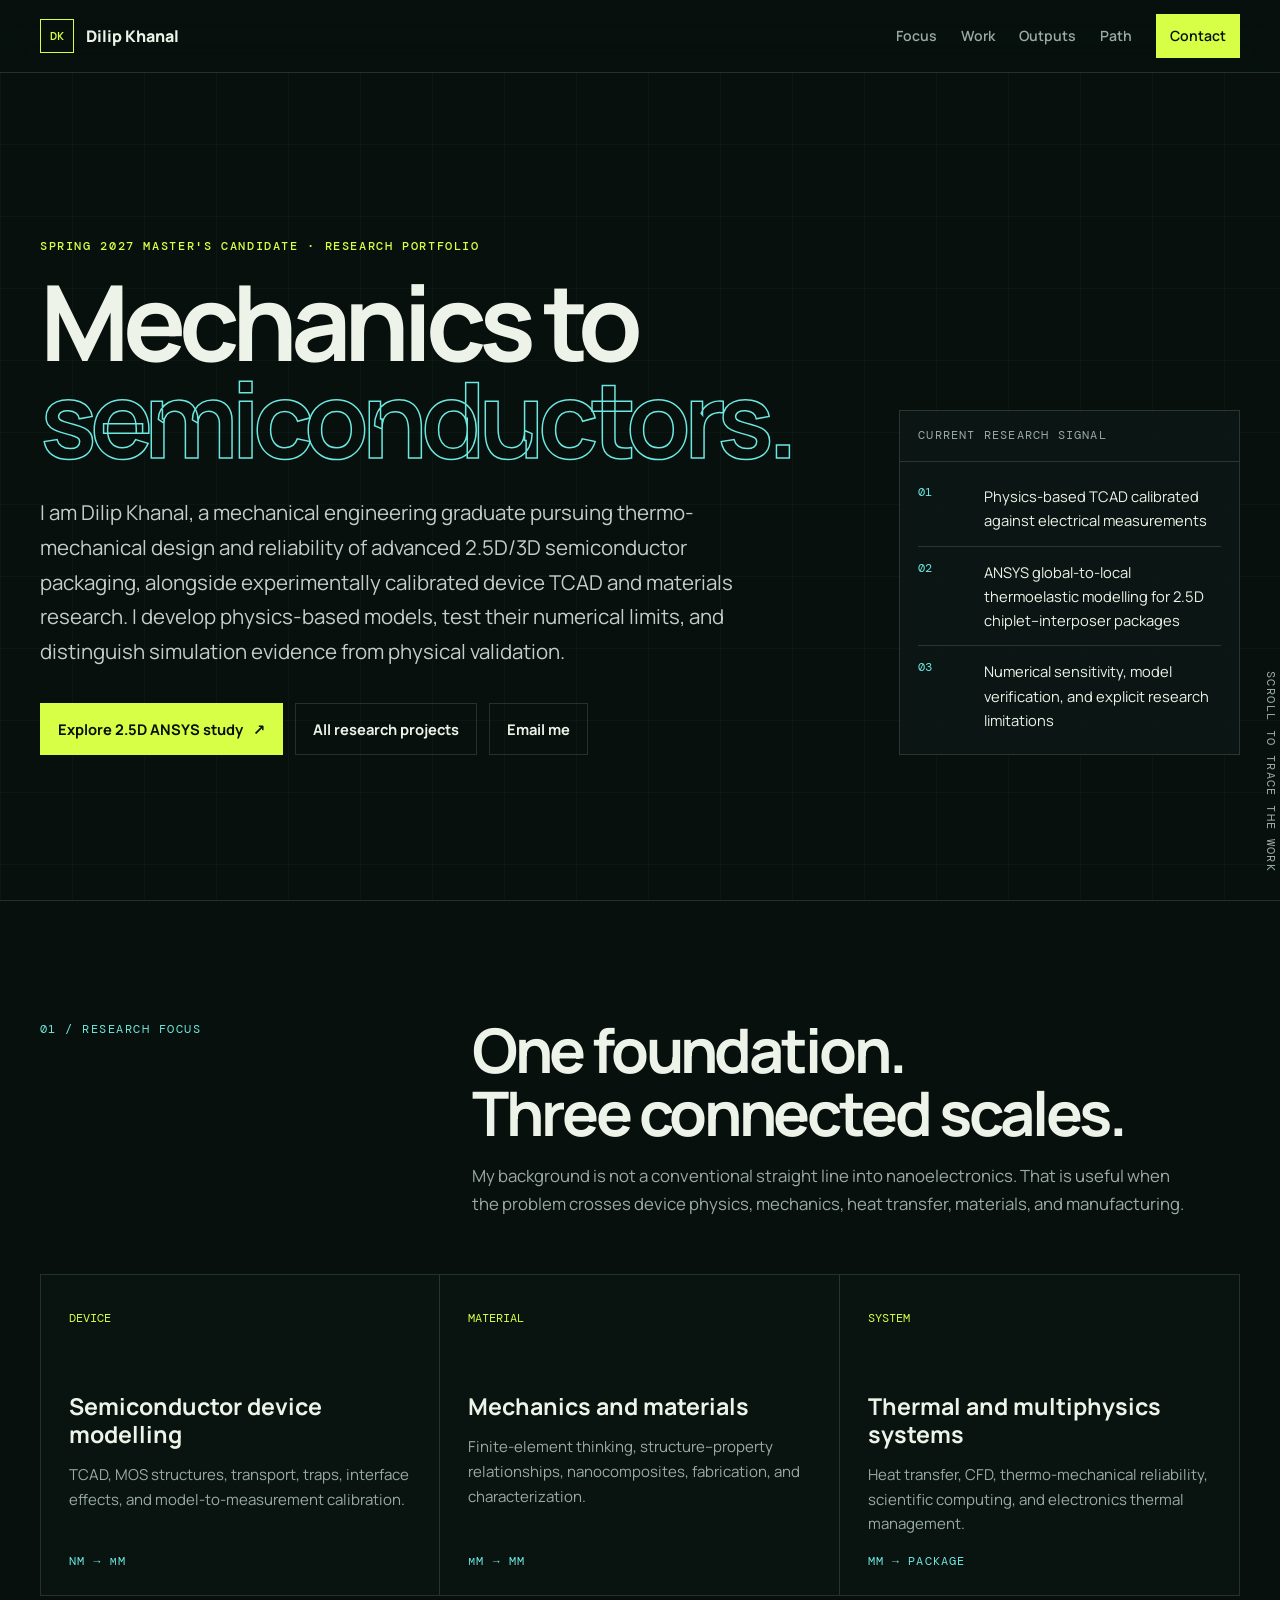
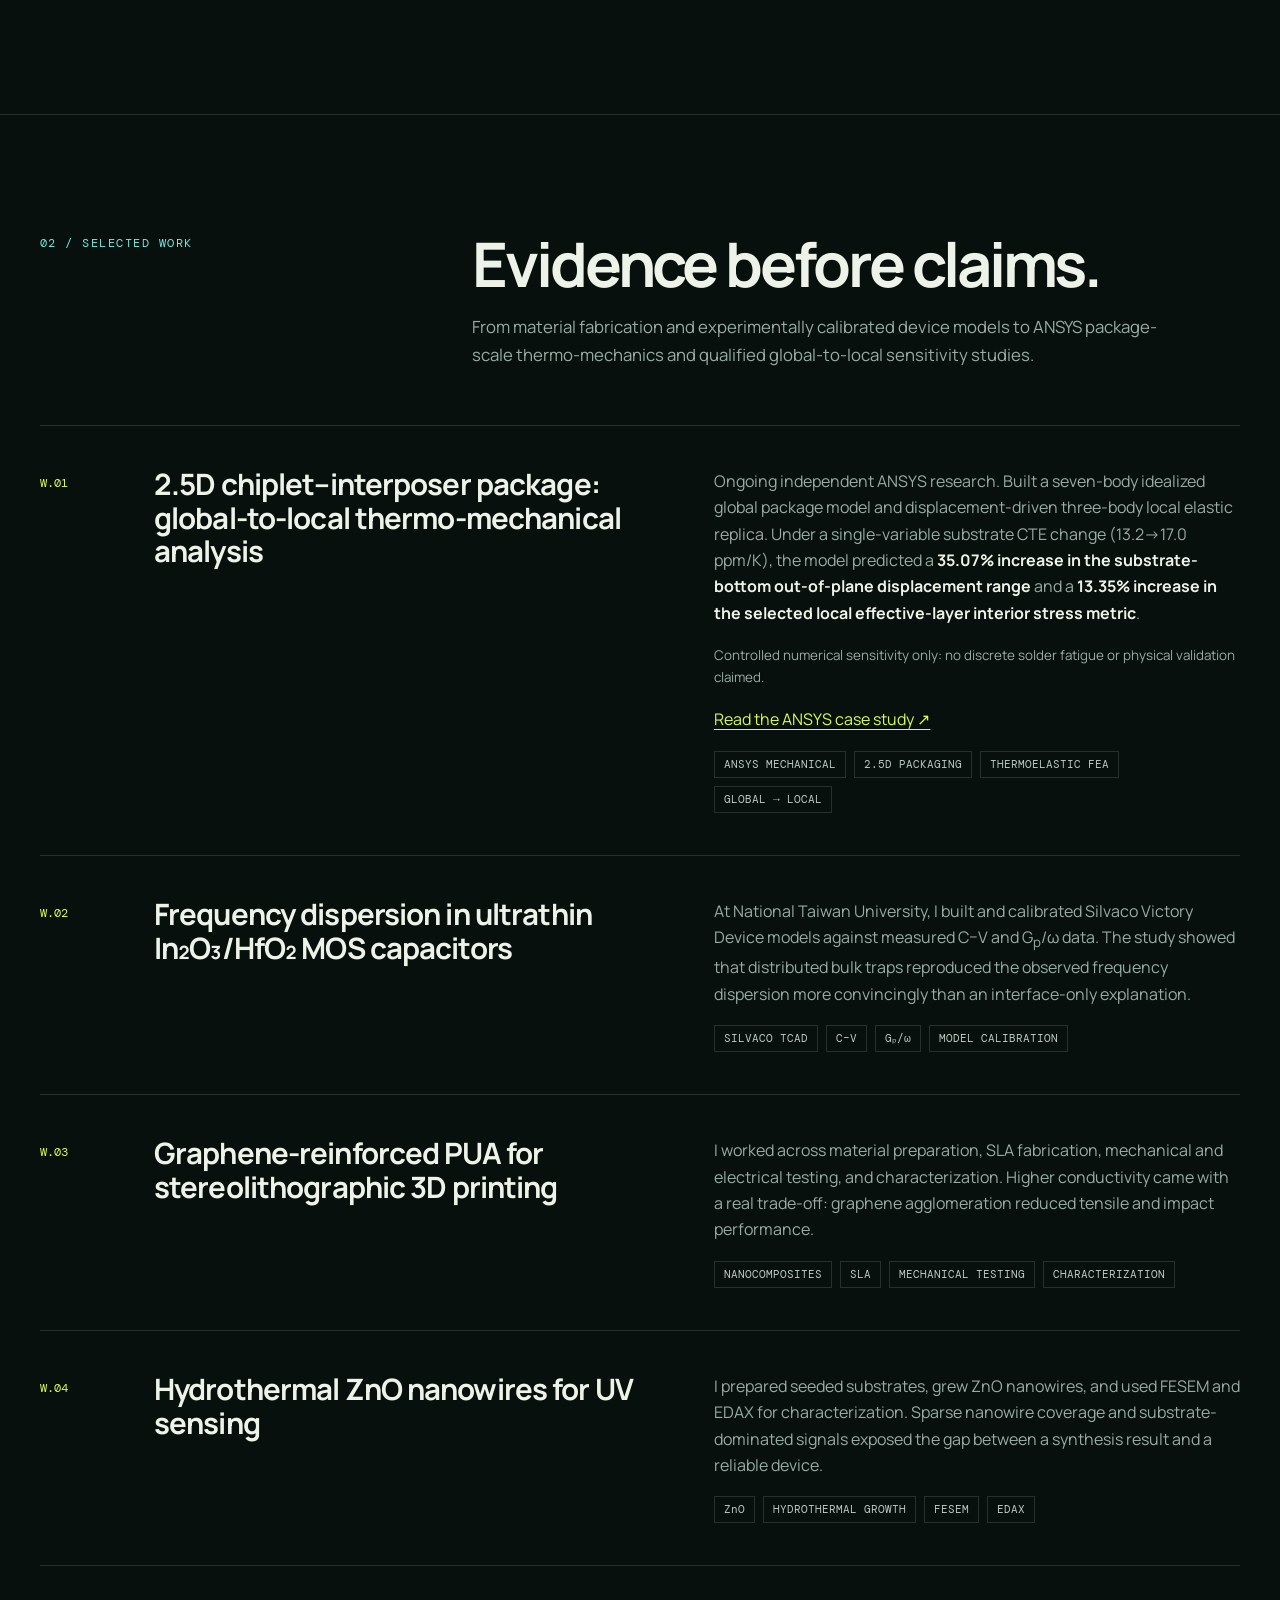
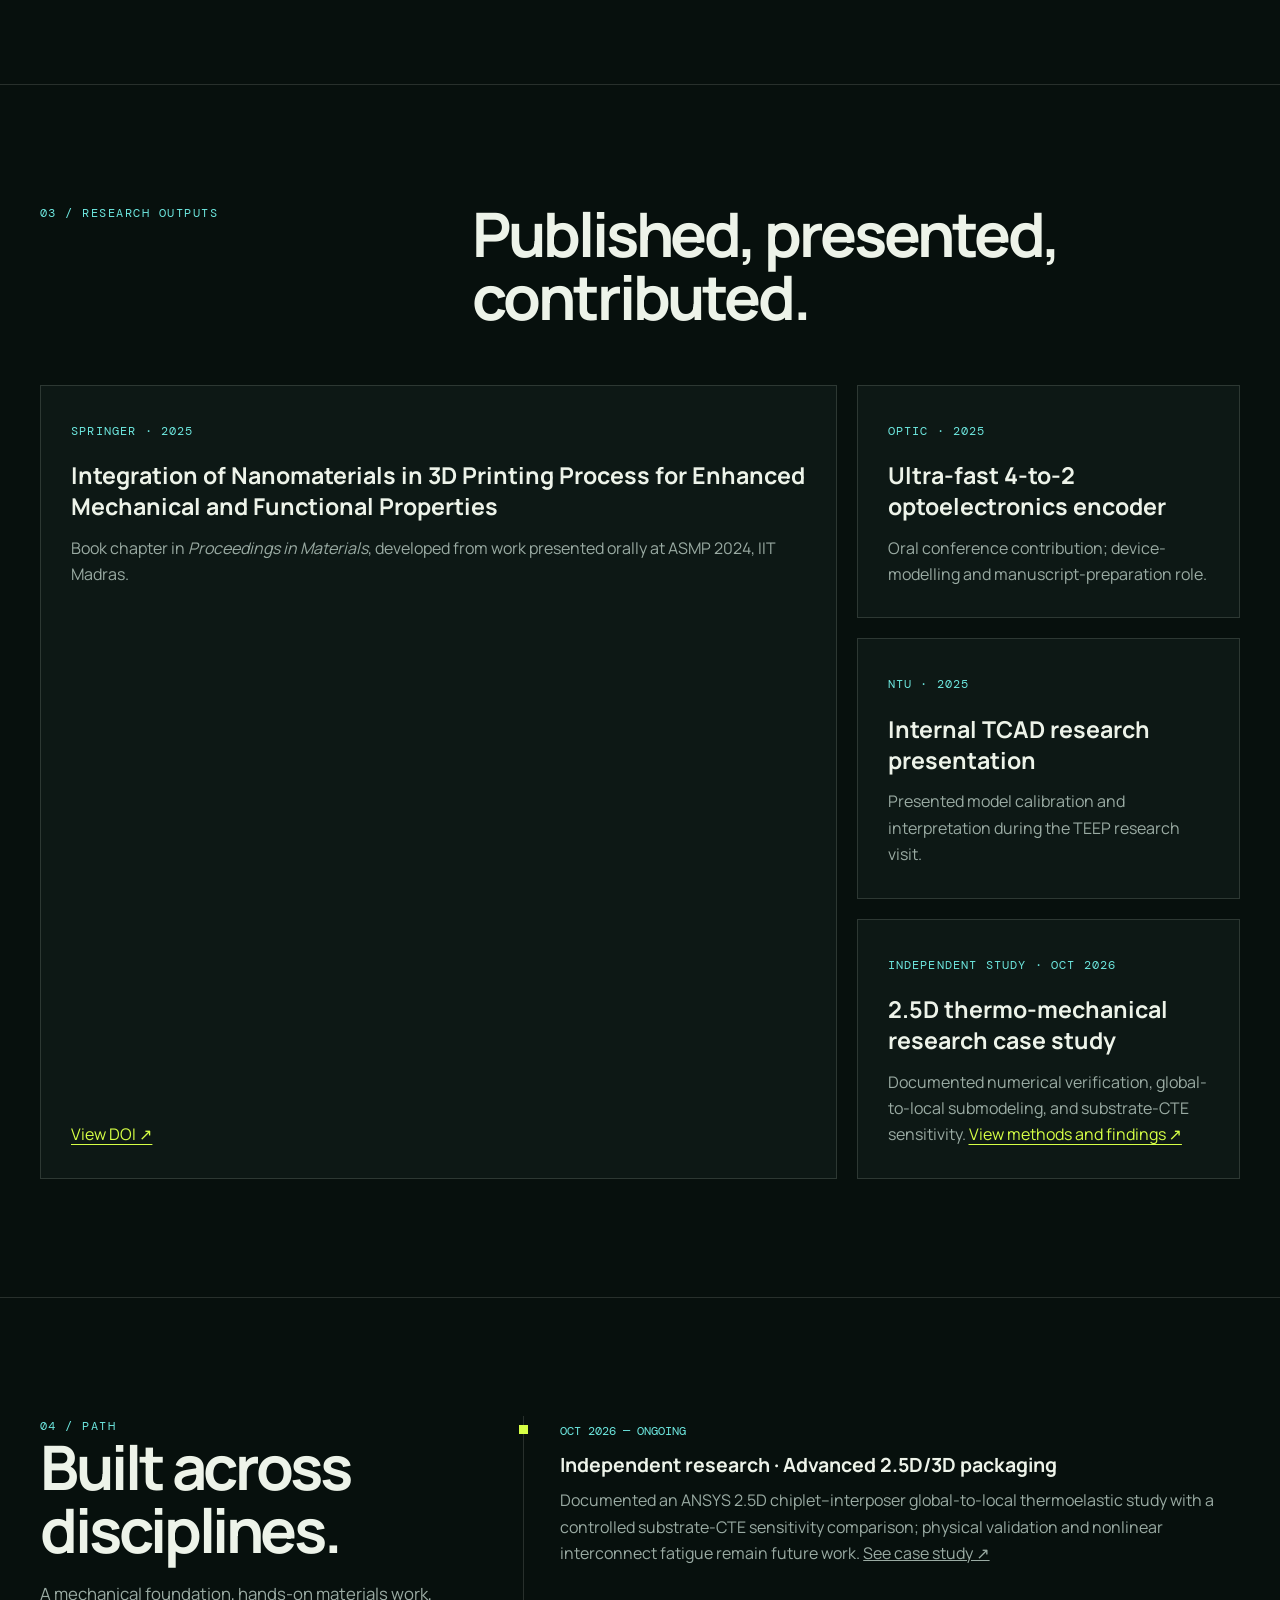
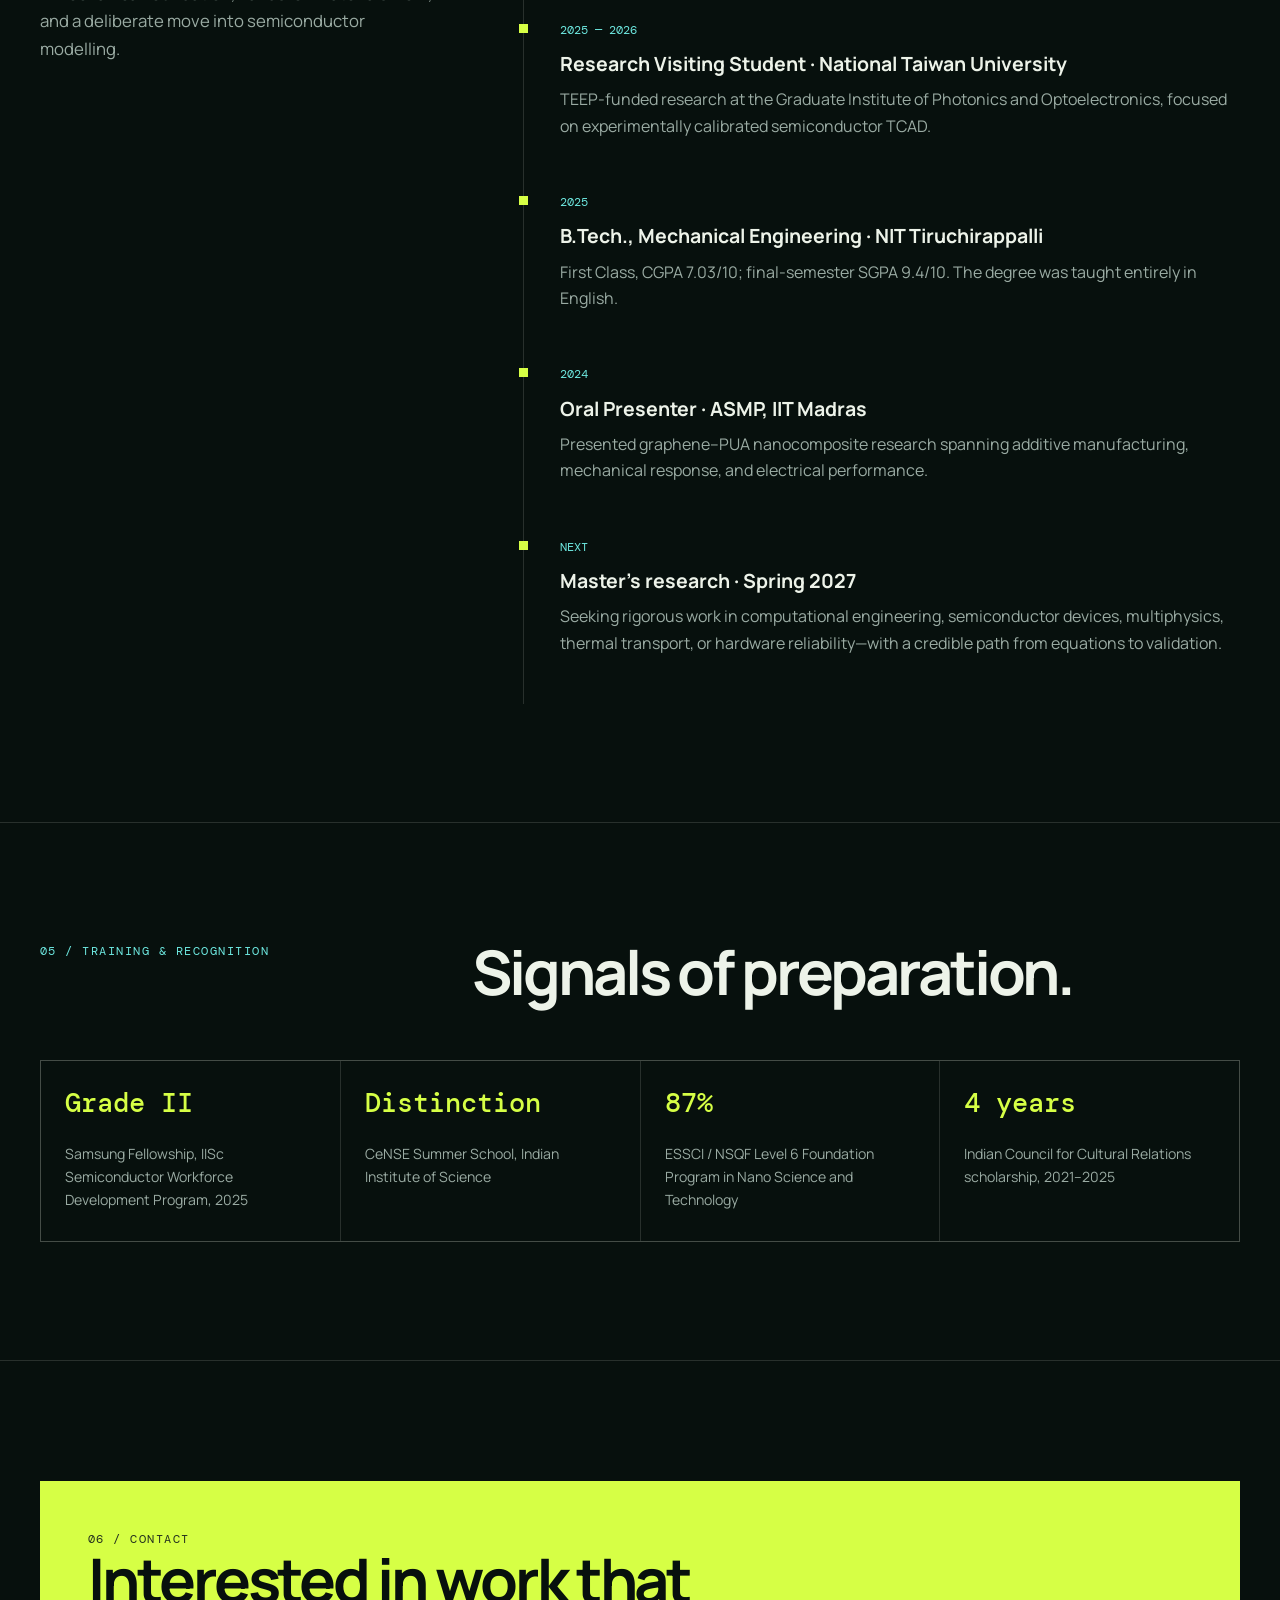
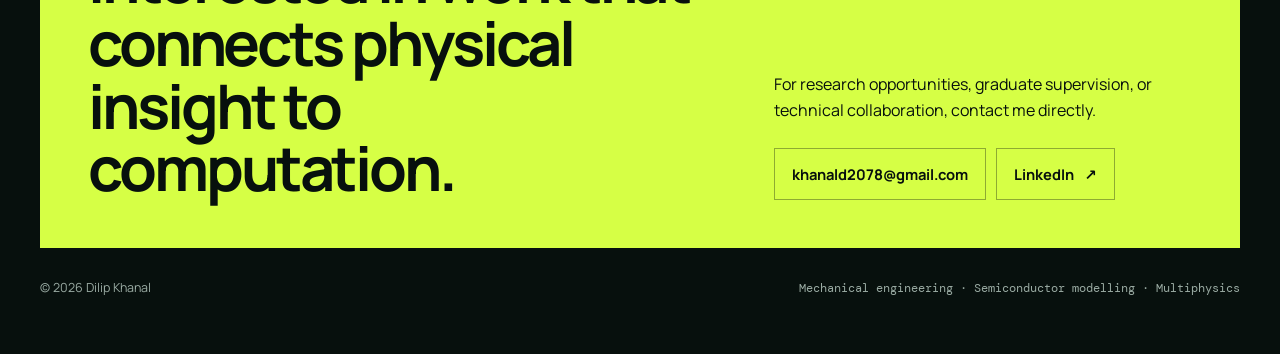
<file: index.html>
<!doctype html>
<html lang="en">
<head>
  <meta charset="utf-8">
  <meta name="viewport" content="width=device-width, initial-scale=1">
  <title>Dilip Khanal — Semiconductor & Computational Research</title>
  <meta name="description" content="Dilip Khanal's research portfolio: 2.5D chiplet-interposer ANSYS thermo-mechanical modeling, experimentally calibrated semiconductor TCAD, and materials research.">
  <meta name="theme-color" content="#09110f">
  <meta property="og:title" content="Dilip Khanal — Research Portfolio">
  <meta property="og:description" content="Mechanical engineering applied to semiconductor devices, materials, and computational hardware.">
  <meta property="og:type" content="website">
  <meta property="og:url" content="https://dilipkhanal.com.np/">
  <meta name="twitter:card" content="summary">
  <link rel="canonical" href="https://dilipkhanal.com.np/">
  <link rel="preconnect" href="https://fonts.googleapis.com">
  <link rel="preconnect" href="https://fonts.gstatic.com" crossorigin>
  <link href="https://fonts.googleapis.com/css2?family=DM+Mono:wght@300;400;500&family=Manrope:wght@400;500;600;700;800&display=swap" rel="stylesheet">
  <link rel="icon" type="image/svg+xml" href="data:image/svg+xml,%3Csvg xmlns='http://www.w3.org/2000/svg' viewBox='0 0 64 64'%3E%3Crect width='64' height='64' rx='14' fill='%2309110f'/%3E%3Cpath d='M18 14h14c12 0 20 7 20 18S44 50 32 50H18V14Zm10 9v18h4c6 0 10-3 10-9s-4-9-10-9h-4Z' fill='%23d6ff45'/%3E%3C/svg%3E">
  <style>
    :root {
      color-scheme: dark;
      --ink: #07100d;
      --panel: #0d1815;
      --panel-2: #12211c;
      --paper: #edf3e9;
      --muted: #9aaba3;
      --line: rgba(237,243,233,.14);
      --acid: #d6ff45;
      --cyan: #6de7df;
      --max: 1200px;
    }
    * { box-sizing: border-box; }
    html { scroll-behavior: smooth; scroll-padding-top: 90px; }
    body {
      margin: 0;
      background: var(--ink);
      color: var(--paper);
      font: 400 1rem/1.65 Manrope, system-ui, sans-serif;
      overflow-x: hidden;
    }
    body::before {
      content: "";
      position: fixed;
      inset: 0;
      z-index: -2;
      pointer-events: none;
      background-image:
        linear-gradient(rgba(109,231,223,.035) 1px, transparent 1px),
        linear-gradient(90deg, rgba(109,231,223,.035) 1px, transparent 1px);
      background-size: 72px 72px;
    }
    a { color: inherit; }
    .wrap { width: min(var(--max), calc(100% - 48px)); margin: 0 auto; }
    .mono { font-family: "DM Mono", monospace; }
    .skip {
      position: fixed; left: 16px; top: -70px; z-index: 100;
      background: var(--acid); color: var(--ink); padding: 10px 14px;
      transition: top .2s ease;
    }
    .skip:focus { top: 16px; }
    header {
      position: sticky; top: 0; z-index: 40;
      border-bottom: 1px solid var(--line);
      background: rgba(7,16,13,.88);
      backdrop-filter: blur(16px);
    }
    .nav { min-height: 72px; display: flex; align-items: center; justify-content: space-between; gap: 24px; }
    .brand { display: inline-flex; align-items: center; gap: 12px; text-decoration: none; font-weight: 800; }
    .mark {
      width: 34px; height: 34px; display: grid; place-items: center;
      border: 1px solid var(--acid); color: var(--acid); font: 500 .78rem "DM Mono", monospace;
    }
    .links { display: flex; align-items: center; gap: 24px; }
    .links a { color: var(--muted); text-decoration: none; font-size: .88rem; font-weight: 600; }
    .links a:hover, .links a.active { color: var(--paper); }
    .contact-link {
      color: var(--ink) !important; background: var(--acid); padding: 9px 13px;
      border: 1px solid var(--acid);
    }
    .contact-link:hover { background: transparent; color: var(--acid) !important; }
    .menu { display: none; color: var(--paper); background: transparent; border: 1px solid var(--line); padding: 8px 10px; font: inherit; }

    main { display: block; }
    .hero { min-height: calc(100vh - 73px); display: grid; align-items: center; padding: 76px 0 56px; position: relative; }
    .hero-grid { display: grid; grid-template-columns: minmax(0,1.4fr) minmax(280px,.6fr); gap: 64px; align-items: end; }
    .eyebrow { color: var(--acid); text-transform: uppercase; letter-spacing: .13em; font: 500 .78rem "DM Mono", monospace; }
    h1 {
      max-width: 880px; margin: 18px 0 28px;
      font-size: clamp(3.15rem, 8.2vw, 7.2rem); line-height: .93; letter-spacing: -.066em;
    }
    h1 span { color: transparent; -webkit-text-stroke: 1.5px var(--cyan); }
    .lede { max-width: 720px; color: #c3cec8; font-size: clamp(1.05rem, 1.6vw, 1.28rem); line-height: 1.7; }
    .hero-actions { margin-top: 34px; display: flex; gap: 12px; flex-wrap: wrap; }
    .button { display: inline-flex; align-items: center; gap: 10px; padding: 13px 17px; border: 1px solid var(--line); text-decoration: none; font-weight: 700; font-size: .92rem; }
    .button.primary { background: var(--acid); border-color: var(--acid); color: var(--ink); }
    .button:hover { border-color: var(--cyan); }
    .signal { border: 1px solid var(--line); background: rgba(13,24,21,.82); }
    .signal-head { padding: 15px 18px; border-bottom: 1px solid var(--line); color: var(--muted); font-size: .75rem; text-transform: uppercase; letter-spacing: .1em; }
    .signal-body { padding: 22px 18px; }
    .signal-row { display: grid; grid-template-columns: 52px 1fr; gap: 14px; padding: 13px 0; border-top: 1px solid var(--line); }
    .signal-row:first-child { border-top: 0; padding-top: 0; }
    .signal-row:last-child { padding-bottom: 0; }
    .signal-num { color: var(--cyan); font: 400 .75rem "DM Mono", monospace; }
    .signal-row p { margin: 0; font-size: .92rem; }
    .scroll-note { position: absolute; bottom: 28px; right: 0; color: var(--muted); font-size: .72rem; letter-spacing: .12em; writing-mode: vertical-rl; }

    .section { padding: 118px 0; border-top: 1px solid var(--line); }
    .section-head { display: grid; grid-template-columns: 1fr 2fr; gap: 48px; margin-bottom: 56px; }
    .kicker { color: var(--cyan); font-size: .78rem; letter-spacing: .12em; text-transform: uppercase; }
    h2 { margin: 0; font-size: clamp(2.25rem, 4.8vw, 4.35rem); letter-spacing: -.05em; line-height: 1.02; }
    .section-intro { max-width: 720px; margin: 18px 0 0; color: var(--muted); font-size: 1.05rem; }
    .axis-grid { display: grid; grid-template-columns: repeat(3,1fr); border: 1px solid var(--line); }
    .axis { min-height: 320px; padding: 28px; border-right: 1px solid var(--line); position: relative; background: rgba(13,24,21,.52); }
    .axis:last-child { border-right: 0; }
    .axis:hover { background: var(--panel-2); }
    .axis-n { color: var(--acid); font-size: .75rem; }
    .axis h3 { margin: 64px 0 14px; font-size: 1.45rem; line-height: 1.2; }
    .axis p { margin: 0; color: var(--muted); font-size: .94rem; }
    .axis-tag { position: absolute; bottom: 24px; left: 28px; color: var(--cyan); font-size: .72rem; text-transform: uppercase; letter-spacing: .1em; }

    .work-list { border-top: 1px solid var(--line); }
    .work { display: grid; grid-template-columns: 80px 1fr 1fr; gap: 34px; padding: 42px 0; border-bottom: 1px solid var(--line); }
    .work-index { color: var(--acid); font-size: .78rem; padding-top: 5px; }
    .work h3 { margin: 0; font-size: clamp(1.35rem, 2.3vw, 2.15rem); line-height: 1.15; letter-spacing: -.03em; }
    .work-copy p { margin: 0 0 18px; color: var(--muted); }
    .tags { display: flex; gap: 8px; flex-wrap: wrap; }
    .tag { border: 1px solid var(--line); padding: 5px 9px; color: #bdc9c2; font: 400 .71rem "DM Mono", monospace; }

    .output-grid { display: grid; grid-template-columns: 1.35fr .65fr; gap: 20px; }
    .output { padding: 30px; border: 1px solid var(--line); background: var(--panel); }
    .output.featured { min-height: 350px; display: flex; flex-direction: column; justify-content: space-between; }
    .output-label { color: var(--cyan); font-size: .73rem; letter-spacing: .1em; text-transform: uppercase; }
    .output h3 { margin: 18px 0 12px; font-size: 1.45rem; line-height: 1.35; }
    .output p { color: var(--muted); margin: 0; }
    .output a { color: var(--acid); text-underline-offset: 4px; }
    .side-stack { display: grid; gap: 20px; }
    .work-copy strong { font-weight: 700; }

    .timeline { display: grid; grid-template-columns: .72fr 1.28fr; gap: 80px; }
    .timeline-title { position: sticky; top: 110px; align-self: start; }
    .timeline-items { border-left: 1px solid var(--line); }
    .timeline-item { position: relative; padding: 0 0 48px 36px; }
    .timeline-item::before { content: ""; position: absolute; width: 9px; height: 9px; left: -5px; top: 9px; background: var(--acid); }
    .timeline-item time { color: var(--cyan); font: 400 .75rem "DM Mono", monospace; }
    .timeline-item h3 { margin: 7px 0 6px; font-size: 1.22rem; }
    .timeline-item p { margin: 0; color: var(--muted); }

    .proof-grid { display: grid; grid-template-columns: repeat(4,1fr); gap: 1px; background: var(--line); border: 1px solid var(--line); }
    .proof { background: var(--ink); padding: 24px; min-height: 180px; }
    .proof strong { display: block; color: var(--acid); font: 500 1.7rem "DM Mono", monospace; margin-bottom: 22px; }
    .proof p { margin: 0; font-size: .88rem; color: var(--muted); }

    .contact { padding: 120px 0 52px; border-top: 1px solid var(--line); }
    .contact-panel { display: grid; grid-template-columns: 1.2fr .8fr; gap: 60px; padding: 48px; background: var(--acid); color: var(--ink); }
    .contact h2 { max-width: 760px; }
    .contact-copy { align-self: end; }
    .contact-copy p { margin: 0 0 24px; }
    .contact-actions { display: flex; flex-wrap: wrap; gap: 10px; }
    .contact .button { border-color: rgba(7,16,13,.35); }
    .contact .button:hover { border-color: var(--ink); }
    footer { display: flex; justify-content: space-between; gap: 24px; padding: 30px 0 4px; color: var(--muted); font-size: .78rem; }

    .reveal { opacity: 0; transform: translateY(18px); transition: opacity .6s ease, transform .6s ease; }
    .reveal.in { opacity: 1; transform: none; }
    @media (prefers-reduced-motion: reduce) {
      html { scroll-behavior: auto; }
      .reveal { opacity: 1; transform: none; transition: none; }
    }
    @media (max-width: 900px) {
      .hero-grid, .section-head, .timeline, .contact-panel { grid-template-columns: 1fr; }
      .hero-grid { gap: 42px; }
      .hero { min-height: auto; }
      .scroll-note { display: none; }
      .axis-grid { grid-template-columns: 1fr; }
      .axis { min-height: 250px; border-right: 0; border-bottom: 1px solid var(--line); }
      .axis:last-child { border-bottom: 0; }
      .work { grid-template-columns: 50px 1fr; }
      .work-copy { grid-column: 2; }
      .output-grid { grid-template-columns: 1fr; }
      .timeline { gap: 42px; }
      .timeline-title { position: static; }
      .proof-grid { grid-template-columns: repeat(2,1fr); }
    }
    @media (max-width: 680px) {
      .wrap { width: min(100% - 28px, var(--max)); }
      .menu { display: block; }
      .links {
        display: none; position: absolute; top: 72px; left: 0; right: 0;
        padding: 20px 14px 24px; flex-direction: column; align-items: stretch;
        background: var(--ink); border-bottom: 1px solid var(--line);
      }
      .links.open { display: flex; }
      .links a { padding: 7px 10px; }
      h1 { font-size: clamp(3rem, 18vw, 5rem); }
      .hero { padding-top: 54px; }
      .section { padding: 84px 0; }
      .section-head { gap: 18px; margin-bottom: 38px; }
      .work { grid-template-columns: 1fr; gap: 14px; }
      .work-copy { grid-column: 1; }
      .proof-grid { grid-template-columns: 1fr; }
      .proof { min-height: 140px; }
      .contact { padding-top: 84px; }
      .contact-panel { padding: 30px 24px; gap: 34px; }
      footer { flex-direction: column; gap: 6px; }
    }
  </style>
</head>
<body>
  <a class="skip" href="#main">Skip to content</a>
  <header>
    <nav class="nav wrap" aria-label="Primary navigation">
      <a class="brand" href="#top" aria-label="Dilip Khanal, home">
        <span class="mark">DK</span><span>Dilip Khanal</span>
      </a>
      <button class="menu" type="button" aria-expanded="false" aria-controls="nav-links">Menu</button>
      <div class="links" id="nav-links">
        <a href="#focus">Focus</a>
        <a href="#work">Work</a>
        <a href="#outputs">Outputs</a>
        <a href="#path">Path</a>
        <a class="contact-link" href="#contact">Contact</a>
      </div>
    </nav>
  </header>

  <main id="main">
    <section class="hero" id="top">
      <div class="wrap hero-grid">
        <div>
          <div class="eyebrow">Spring 2027 master's candidate · Research portfolio</div>
          <h1>Mechanics to <span>semiconductors.</span></h1>
          <p class="lede">I am Dilip Khanal, a mechanical engineering graduate pursuing thermo-mechanical design and reliability of advanced 2.5D/3D semiconductor packaging, alongside experimentally calibrated device TCAD and materials research. I develop physics-based models, test their numerical limits, and distinguish simulation evidence from physical validation.</p>
          <div class="hero-actions">
            <a class="button primary" href="2p5d-packaging.html">Explore 2.5D ANSYS study <span aria-hidden="true">↗</span></a>
            <a class="button" href="#work">All research projects</a>
            <a class="button" href="mailto:khanald2078@gmail.com">Email me</a>
          </div>
        </div>
        <aside class="signal" aria-label="Current research signal">
          <div class="signal-head mono">Current research signal</div>
          <div class="signal-body">
            <div class="signal-row"><span class="signal-num">01</span><p>Physics-based TCAD calibrated against electrical measurements</p></div>
            <div class="signal-row"><span class="signal-num">02</span><p>ANSYS global-to-local thermoelastic modelling for 2.5D chiplet–interposer packages</p></div>
            <div class="signal-row"><span class="signal-num">03</span><p>Numerical sensitivity, model verification, and explicit research limitations</p></div>
          </div>
        </aside>
      </div>
      <div class="scroll-note mono">SCROLL TO TRACE THE WORK</div>
    </section>

    <section class="section" id="focus">
      <div class="wrap">
        <div class="section-head reveal">
          <div class="kicker mono">01 / Research focus</div>
          <div><h2>One foundation.<br>Three connected scales.</h2><p class="section-intro">My background is not a conventional straight line into nanoelectronics. That is useful when the problem crosses device physics, mechanics, heat transfer, materials, and manufacturing.</p></div>
        </div>
        <div class="axis-grid reveal">
          <article class="axis"><span class="axis-n mono">DEVICE</span><h3>Semiconductor device modelling</h3><p>TCAD, MOS structures, transport, traps, interface effects, and model-to-measurement calibration.</p><span class="axis-tag mono">nm → μm</span></article>
          <article class="axis"><span class="axis-n mono">MATERIAL</span><h3>Mechanics and materials</h3><p>Finite-element thinking, structure–property relationships, nanocomposites, fabrication, and characterization.</p><span class="axis-tag mono">μm → mm</span></article>
          <article class="axis"><span class="axis-n mono">SYSTEM</span><h3>Thermal and multiphysics systems</h3><p>Heat transfer, CFD, thermo-mechanical reliability, scientific computing, and electronics thermal management.</p><span class="axis-tag mono">mm → package</span></article>
        </div>
      </div>
    </section>

    <section class="section" id="work">
      <div class="wrap">
        <div class="section-head reveal">
          <div class="kicker mono">02 / Selected work</div>
          <div><h2>Evidence before claims.</h2><p class="section-intro">From material fabrication and experimentally calibrated device models to ANSYS package-scale thermo-mechanics and qualified global-to-local sensitivity studies.</p></div>
        </div>
        <div class="work-list">
          <article class="work reveal">
            <div class="work-index mono">W.01</div>
            <h3>2.5D chiplet–interposer package: global-to-local thermo-mechanical analysis</h3>
            <div class="work-copy">
              <p>Ongoing independent ANSYS research. Built a seven-body idealized global package model and displacement-driven three-body local elastic replica. Under a single-variable substrate CTE change (13.2→17.0 ppm/K), the model predicted a <strong style="color:var(--paper)">35.07% increase in the substrate-bottom out-of-plane displacement range</strong> and a <strong style="color:var(--paper)">13.35% increase in the selected local effective-layer interior stress metric</strong>.</p>
              <p style="font-size:.84rem">Controlled numerical sensitivity only: no discrete solder fatigue or physical validation claimed.</p>
              <p><a href="2p5d-packaging.html" style="color:var(--acid);text-underline-offset:4px">Read the ANSYS case study <span aria-hidden="true">↗</span></a></p>
              <div class="tags"><span class="tag">ANSYS MECHANICAL</span><span class="tag">2.5D PACKAGING</span><span class="tag">THERMOELASTIC FEA</span><span class="tag">GLOBAL → LOCAL</span></div>
            </div>
          </article>
          <article class="work reveal">
            <div class="work-index mono">W.02</div>
            <h3>Frequency dispersion in ultrathin In₂O₃/HfO₂ MOS capacitors</h3>
            <div class="work-copy"><p>At National Taiwan University, I built and calibrated Silvaco Victory Device models against measured C–V and G<sub>p</sub>/ω data. The study showed that distributed bulk traps reproduced the observed frequency dispersion more convincingly than an interface-only explanation.</p><div class="tags"><span class="tag">SILVACO TCAD</span><span class="tag">C–V</span><span class="tag">Gₚ/ω</span><span class="tag">MODEL CALIBRATION</span></div></div>
          </article>
          <article class="work reveal">
            <div class="work-index mono">W.03</div>
            <h3>Graphene-reinforced PUA for stereolithographic 3D printing</h3>
            <div class="work-copy"><p>I worked across material preparation, SLA fabrication, mechanical and electrical testing, and characterization. Higher conductivity came with a real trade-off: graphene agglomeration reduced tensile and impact performance.</p><div class="tags"><span class="tag">NANOCOMPOSITES</span><span class="tag">SLA</span><span class="tag">MECHANICAL TESTING</span><span class="tag">CHARACTERIZATION</span></div></div>
          </article>
          <article class="work reveal">
            <div class="work-index mono">W.04</div>
            <h3>Hydrothermal ZnO nanowires for UV sensing</h3>
            <div class="work-copy"><p>I prepared seeded substrates, grew ZnO nanowires, and used FESEM and EDAX for characterization. Sparse nanowire coverage and substrate-dominated signals exposed the gap between a synthesis result and a reliable device.</p><div class="tags"><span class="tag">ZnO</span><span class="tag">HYDROTHERMAL GROWTH</span><span class="tag">FESEM</span><span class="tag">EDAX</span></div></div>
          </article>
        </div>
      </div>
    </section>

    <section class="section" id="outputs">
      <div class="wrap">
        <div class="section-head reveal">
          <div class="kicker mono">03 / Research outputs</div>
          <div><h2>Published, presented, contributed.</h2></div>
        </div>
        <div class="output-grid reveal">
          <article class="output featured">
            <div><span class="output-label mono">Springer · 2025</span><h3>Integration of Nanomaterials in 3D Printing Process for Enhanced Mechanical and Functional Properties</h3><p>Book chapter in <em>Proceedings in Materials</em>, developed from work presented orally at ASMP 2024, IIT Madras.</p></div>
            <p><a href="https://doi.org/10.1007/978-981-96-9513-3_5" rel="noreferrer" target="_blank">View DOI <span aria-hidden="true">↗</span></a></p>
          </article>
          <div class="side-stack">
            <article class="output"><span class="output-label mono">OPTIC · 2025</span><h3>Ultra-fast 4-to-2 optoelectronics encoder</h3><p>Oral conference contribution; device-modelling and manuscript-preparation role.</p></article>
            <article class="output"><span class="output-label mono">NTU · 2025</span><h3>Internal TCAD research presentation</h3><p>Presented model calibration and interpretation during the TEEP research visit.</p></article>
            <article class="output"><span class="output-label mono">Independent study · Oct 2026</span><h3>2.5D thermo-mechanical research case study</h3><p>Documented numerical verification, global-to-local submodeling, and substrate-CTE sensitivity. <a href="2p5d-packaging.html">View methods and findings ↗</a></p></article>
          </div>
        </div>
      </div>
    </section>

    <section class="section" id="path">
      <div class="wrap timeline">
        <div class="timeline-title reveal"><div class="kicker mono">04 / Path</div><h2>Built across disciplines.</h2><p class="section-intro">A mechanical foundation, hands-on materials work, and a deliberate move into semiconductor modelling.</p></div>
        <div class="timeline-items reveal">
          <article class="timeline-item"><time>OCT 2026 — ONGOING</time><h3>Independent research · Advanced 2.5D/3D packaging</h3><p>Documented an ANSYS 2.5D chiplet–interposer global-to-local thermoelastic study with a controlled substrate-CTE sensitivity comparison; physical validation and nonlinear interconnect fatigue remain future work. <a href="2p5d-packaging.html">See case study ↗</a></p></article>
          <article class="timeline-item"><time>2025 — 2026</time><h3>Research Visiting Student · National Taiwan University</h3><p>TEEP-funded research at the Graduate Institute of Photonics and Optoelectronics, focused on experimentally calibrated semiconductor TCAD.</p></article>
          <article class="timeline-item"><time>2025</time><h3>B.Tech., Mechanical Engineering · NIT Tiruchirappalli</h3><p>First Class, CGPA 7.03/10; final-semester SGPA 9.4/10. The degree was taught entirely in English.</p></article>
          <article class="timeline-item"><time>2024</time><h3>Oral Presenter · ASMP, IIT Madras</h3><p>Presented graphene–PUA nanocomposite research spanning additive manufacturing, mechanical response, and electrical performance.</p></article>
          <article class="timeline-item"><time>NEXT</time><h3>Master's research · Spring 2027</h3><p>Seeking rigorous work in computational engineering, semiconductor devices, multiphysics, thermal transport, or hardware reliability—with a credible path from equations to validation.</p></article>
        </div>
      </div>
    </section>

    <section class="section" aria-labelledby="training-heading">
      <div class="wrap">
        <div class="section-head reveal">
          <div class="kicker mono">05 / Training & recognition</div>
          <div><h2 id="training-heading">Signals of preparation.</h2></div>
        </div>
        <div class="proof-grid reveal">
          <article class="proof"><strong>Grade II</strong><p>Samsung Fellowship, IISc Semiconductor Workforce Development Program, 2025</p></article>
          <article class="proof"><strong>Distinction</strong><p>CeNSE Summer School, Indian Institute of Science</p></article>
          <article class="proof"><strong>87%</strong><p>ESSCI / NSQF Level 6 Foundation Program in Nano Science and Technology</p></article>
          <article class="proof"><strong>4 years</strong><p>Indian Council for Cultural Relations scholarship, 2021–2025</p></article>
        </div>
      </div>
    </section>

    <section class="contact" id="contact">
      <div class="wrap">
        <div class="contact-panel reveal">
          <div><div class="kicker mono" style="color:#25321e">06 / Contact</div><h2>Interested in work that connects physical insight to computation.</h2></div>
          <div class="contact-copy"><p>For research opportunities, graduate supervision, or technical collaboration, contact me directly.</p><div class="contact-actions"><a class="button" href="mailto:khanald2078@gmail.com">khanald2078@gmail.com</a><a class="button" href="https://www.linkedin.com/in/dilipkhanal1" target="_blank" rel="noreferrer">LinkedIn <span aria-hidden="true">↗</span></a></div></div>
        </div>
        <footer><span>© <span id="year"></span> Dilip Khanal</span><span class="mono">Mechanical engineering · Semiconductor modelling · Multiphysics</span></footer>
      </div>
    </section>
  </main>

  <script>
    const menu = document.querySelector('.menu');
    const links = document.querySelector('.links');
    menu.addEventListener('click', () => {
      const open = links.classList.toggle('open');
      menu.setAttribute('aria-expanded', String(open));
    });
    links.querySelectorAll('a').forEach(a => a.addEventListener('click', () => {
      links.classList.remove('open');
      menu.setAttribute('aria-expanded', 'false');
    }));
    document.getElementById('year').textContent = new Date().getFullYear();
    const reveal = new IntersectionObserver(entries => entries.forEach(entry => {
      if (entry.isIntersecting) { entry.target.classList.add('in'); reveal.unobserve(entry.target); }
    }), { threshold: .12 });
    document.querySelectorAll('.reveal').forEach(el => reveal.observe(el));
    const sections = [...document.querySelectorAll('main section[id]')];
    const navItems = [...document.querySelectorAll('.links a[href^="#"]')];
    const spy = new IntersectionObserver(entries => entries.forEach(entry => {
      if (!entry.isIntersecting) return;
      navItems.forEach(a => a.classList.toggle('active', a.getAttribute('href') === '#' + entry.target.id));
    }), { rootMargin: '-35% 0px -58% 0px' });
    sections.forEach(s => spy.observe(s));
  </script>
</body>
</html>
</file>
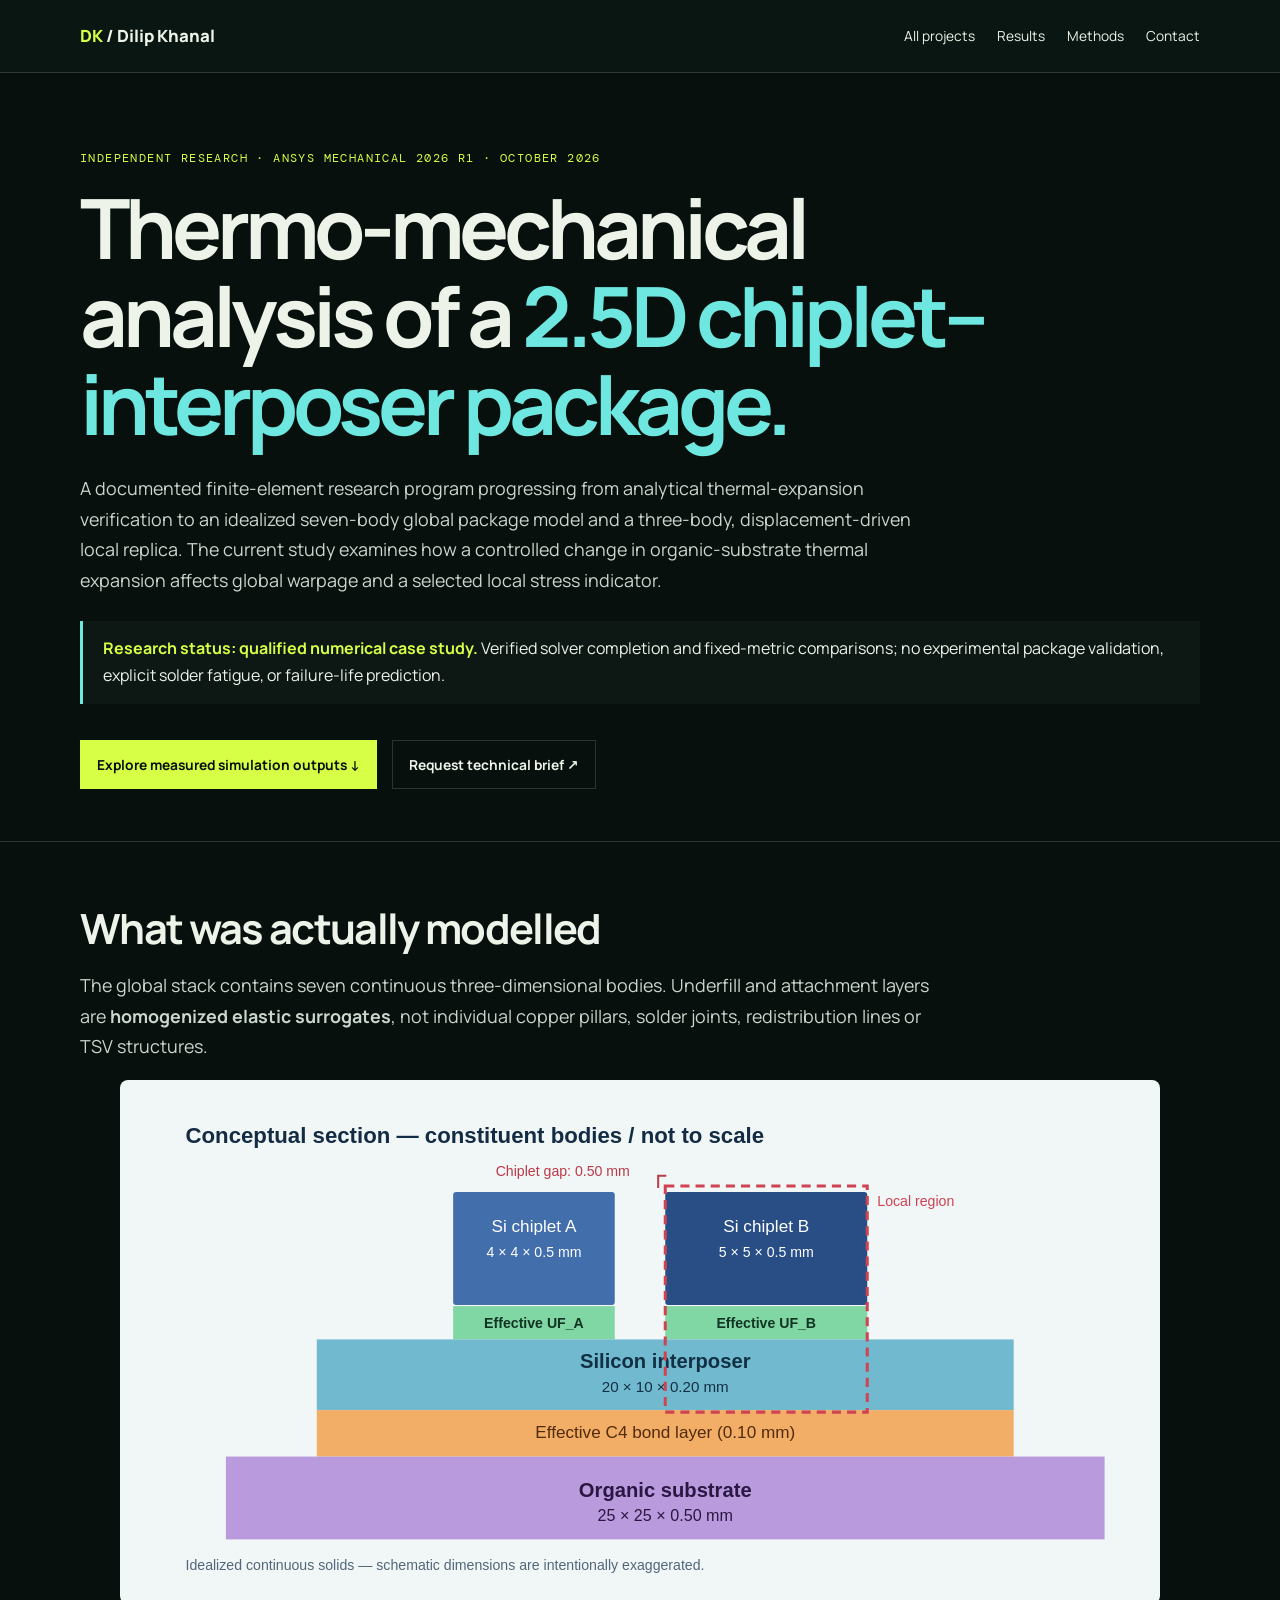
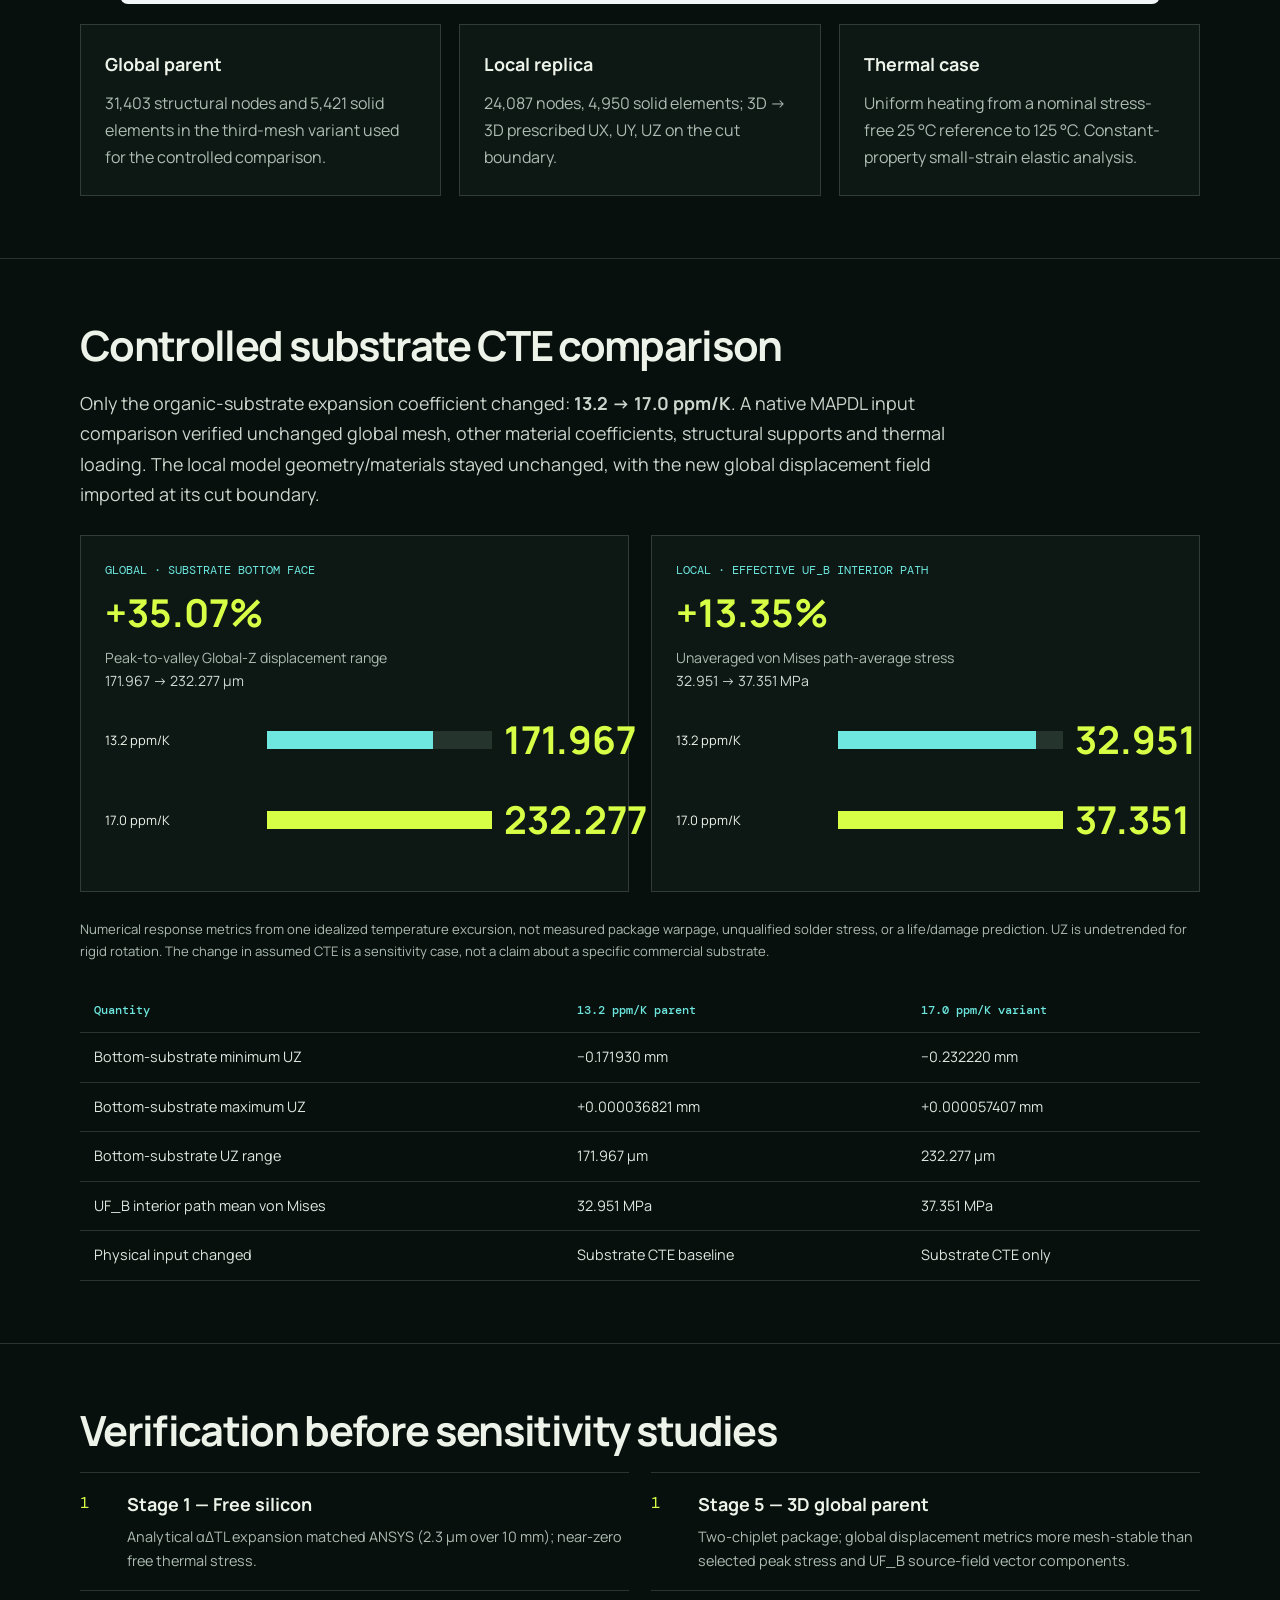
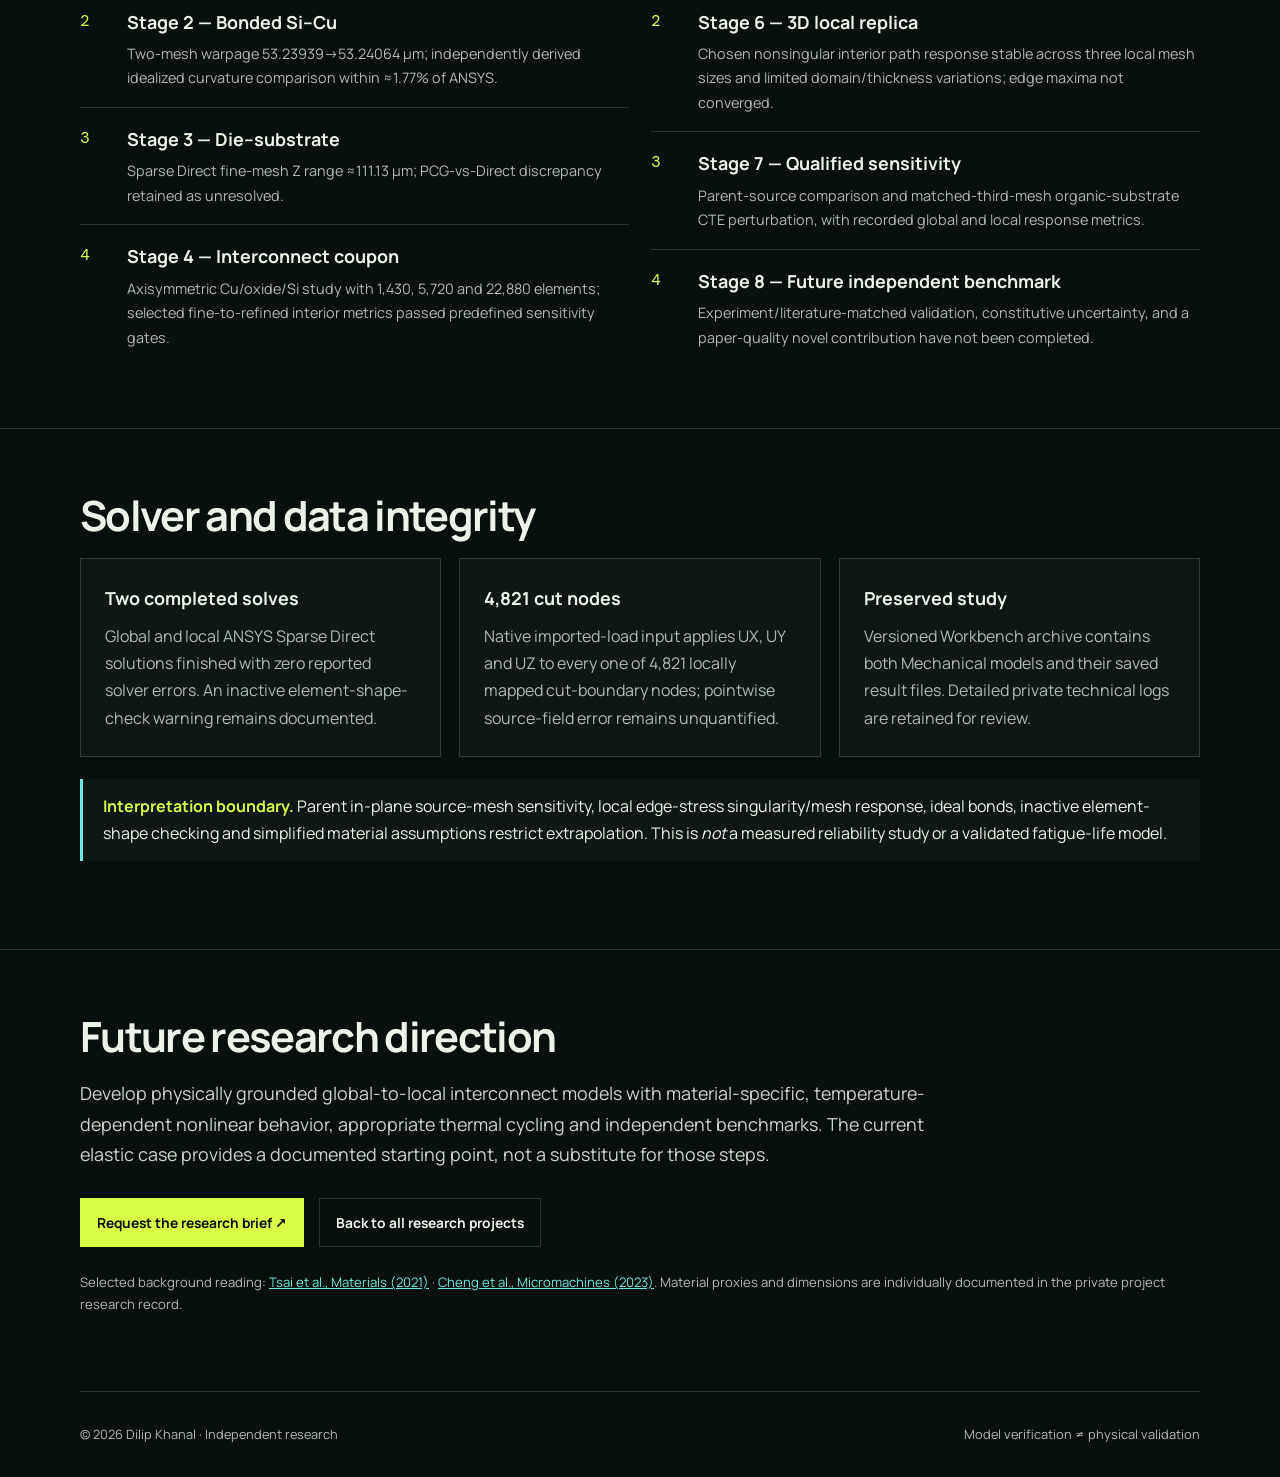
<file: 2p5d-packaging.html>
<!doctype html>
<html lang="en">
<head>
  <meta charset="utf-8">
  <meta name="viewport" content="width=device-width, initial-scale=1">
  <title>2.5D Packaging Thermo-Mechanical Study — Dilip Khanal</title>
  <meta name="description" content="A documented ANSYS 2.5D chiplet-interposer global-to-local thermoelastic finite-element case study, including numerical verification and substrate CTE sensitivity.">
  <meta name="theme-color" content="#09110f">
  <meta property="og:title" content="2.5D Packaging — Global-to-Local ANSYS Research">
  <meta property="og:description" content="An ongoing, qualified numerical study of substrate warpage and effective interconnect-layer stress sensitivity.">
  <meta property="og:type" content="article">
  <meta property="og:url" content="https://dilipkhanal.com.np/2p5d-packaging.html">
  <link rel="canonical" href="https://dilipkhanal.com.np/2p5d-packaging.html">
  <link rel="preconnect" href="https://fonts.googleapis.com">
  <link rel="preconnect" href="https://fonts.gstatic.com" crossorigin>
  <link href="https://fonts.googleapis.com/css2?family=DM+Mono:wght@300;400;500&family=Manrope:wght@400;500;600;700;800&display=swap" rel="stylesheet">
  <style>
    :root{color-scheme:dark;--ink:#07100d;--panel:#0d1815;--panel2:#14221c;--paper:#edf3e9;--muted:#adbbb2;--line:rgba(237,243,233,.16);--acid:#d6ff45;--cyan:#6de7df;--max:1120px}
    *{box-sizing:border-box}html{scroll-behavior:smooth}body{margin:0;background:var(--ink);color:var(--paper);font:400 1rem/1.7 Manrope,system-ui,sans-serif}
    a{color:var(--cyan)}a:hover{color:var(--acid)}.wrap{width:min(var(--max),calc(100% - 40px));margin:auto}.mono{font-family:"DM Mono",monospace}
    .skip{position:absolute;top:-60px;left:12px}.skip:focus{top:8px}header{border-bottom:1px solid var(--line);background:#0a1611}
    .nav{min-height:72px;display:flex;justify-content:space-between;align-items:center;gap:18px}.brand{text-decoration:none;color:var(--paper);font-weight:800;font-size:1.05rem}.brand span{color:var(--acid)}
    .nav-links{display:flex;gap:22px;flex-wrap:wrap}.nav-links a{text-decoration:none;color:var(--paper);font-size:.86rem}.nav-links a:hover{color:var(--cyan)}
    .eyebrow{font-size:.73rem;color:var(--acid);letter-spacing:.12em;text-transform:uppercase}.hero{padding:76px 0 52px}
    h1{font-size:clamp(2.8rem,6.5vw,5.5rem);letter-spacing:-.06em;line-height:1.06;max-width:1000px;margin:14px 0 26px}
    .lede{max-width:870px;color:#cbd6cd;font-size:1.12rem}.notice{border-left:3px solid var(--cyan);padding:14px 20px;margin:26px 0;background:var(--panel)}
    .notice strong{color:var(--acid)}.note{font-size:.82rem;color:var(--muted)}
    h2{font-size:clamp(1.7rem,3.6vw,2.6rem);letter-spacing:-.04em;line-height:1.16;margin:0 0 18px}h3{margin:0 0 10px;font-size:1.12rem}
    section.block{padding:62px 0;border-top:1px solid var(--line)}
    .two{display:grid;grid-template-columns:1fr 1fr;gap:22px}.three{display:grid;grid-template-columns:repeat(3,1fr);gap:18px}
    .panel{background:var(--panel);border:1px solid var(--line);padding:24px}.panel p{color:var(--muted);margin:0}
    .figure{background:#f1f6f7;border-radius:8px;padding:15px;overflow:hidden}.figure svg{width:100%;height:auto;display:block}
    .metric{border:1px solid var(--line);background:var(--panel);padding:24px}.metric small{display:block;color:var(--cyan);font-size:.77rem}.metric strong{display:block;margin:10px 0;color:var(--acid);font-size:clamp(1.7rem,3vw,2.5rem);font-weight:700;line-height:1.15}
    .metric p{font-size:.88rem;color:var(--muted);margin:0}.metric .baseline{color:#d0d9d3}
    table{width:100%;border-collapse:collapse;font-size:.9rem}th,td{padding:12px 14px;border-bottom:1px solid var(--line);vertical-align:top;text-align:left}th{color:var(--cyan);font-family:"DM Mono",monospace;font-size:.74rem;font-weight:500}td{color:#dce7df}
    .scroll-table{overflow:auto}.bar-row{display:grid;grid-template-columns:150px 1fr 100px;align-items:center;gap:12px;margin:15px 0;font-size:.81rem}.bar-rail{height:18px;background:#25342c}.bar{height:100%;background:var(--cyan)}.bar.alt{background:var(--acid)}.bar-row strong{text-align:right}
    .steps{counter-reset:step}.step{border-top:1px solid var(--line);padding:16px 0 16px 47px;position:relative}.step:before{counter-increment:step;content:counter(step);position:absolute;left:0;color:var(--acid);font-family:"DM Mono",monospace}.step h3{margin-bottom:5px}.step p{margin:0;color:var(--muted);font-size:.9rem}
    ul{padding-left:21px;color:#d2ded4}li{margin:8px 0}li::marker{color:var(--cyan)}
    .btn{display:inline-block;margin:10px 12px 0 0;padding:12px 16px;border:1px solid var(--line);color:var(--paper);text-decoration:none;font-weight:700;font-size:.86rem}.btn.primary{background:var(--acid);color:var(--ink);border-color:var(--acid)}
    footer{border-top:1px solid var(--line);padding:32px 0;color:var(--muted);font-size:.8rem;display:flex;justify-content:space-between;gap:14px;flex-wrap:wrap}
    @media(max-width:750px){.two,.three{grid-template-columns:1fr}.hero{padding-top:46px}.nav{flex-wrap:wrap;padding:15px 0}.bar-row{grid-template-columns:100px 1fr 75px;gap:6px}th,td{padding:9px}.panel{padding:17px}}
    @media(prefers-reduced-motion:reduce){html{scroll-behavior:auto}}
  </style>
</head>
<body>
  <a class="skip" href="#main">Skip to content</a>
  <header><nav class="wrap nav" aria-label="Navigation"><a class="brand" href="/"><span>DK</span> / Dilip Khanal</a><div class="nav-links"><a href="/#work">All projects</a><a href="#results">Results</a><a href="#methods">Methods</a><a href="mailto:khanald2078@gmail.com">Contact</a></div></nav></header>
  <main id="main">
    <section class="wrap hero">
      <div class="eyebrow mono">Independent research · ANSYS Mechanical 2026 R1 · October 2026</div>
      <h1>Thermo-mechanical analysis of a <span style="color:var(--cyan)">2.5D chiplet–interposer package.</span></h1>
      <p class="lede">A documented finite-element research program progressing from analytical thermal-expansion verification to an idealized seven-body global package model and a three-body, displacement-driven local replica. The current study examines how a controlled change in organic-substrate thermal expansion affects global warpage and a selected local stress indicator.</p>
      <div class="notice"><strong>Research status: qualified numerical case study.</strong> Verified solver completion and fixed-metric comparisons; no experimental package validation, explicit solder fatigue, or failure-life prediction.</div>
      <a class="btn primary" href="#results">Explore measured simulation outputs ↓</a>
      <a class="btn" href="mailto:khanald2078@gmail.com?subject=2.5D%20ANSYS%20research%20brief%20request">Request technical brief ↗</a>
    </section>
    <section class="block" id="architecture"><div class="wrap">
      <h2>What was actually modelled</h2>
      <p class="lede">The global stack contains seven continuous three-dimensional bodies. Underfill and attachment layers are <strong>homogenized elastic surrogates</strong>, not individual copper pillars, solder joints, redistribution lines or TSV structures.</p>
      <figure class="figure">
        <svg viewBox="0 0 1000 490" role="img" aria-labelledby="diagram-title diagram-desc" xmlns="http://www.w3.org/2000/svg">
          <title id="diagram-title">Global 2.5D package model, cross-section</title>
          <desc id="diagram-desc">Two silicon chiplets above separate homogenized interface layers, sitting on a silicon interposer. An effective C4 layer bonds the interposer to an organic substrate. A local submodel is extracted below chiplet B.</desc>
          <rect width="1000" height="490" fill="#f1f6f7"/>
          <text x="50" y="48" font-size="22" font-family="sans-serif" font-weight="700" fill="#142c43">Conceptual section — constituent bodies / not to scale</text>
          <rect x="315" y="96" width="160" height="112" rx="3" fill="#426eac"/>
          <rect x="525" y="96" width="200" height="112" rx="3" fill="#294e85"/>
          <text x="395" y="136" text-anchor="middle" font-size="17" font-family="sans-serif" fill="white">Si chiplet A</text>
          <text x="395" y="160" text-anchor="middle" font-size="14" font-family="sans-serif" fill="white">4 × 4 × 0.5 mm</text>
          <text x="625" y="136" text-anchor="middle" font-size="17" font-family="sans-serif" fill="white">Si chiplet B</text>
          <text x="625" y="160" text-anchor="middle" font-size="14" font-family="sans-serif" fill="white">5 × 5 × 0.5 mm</text>
          <rect x="315" y="209" width="160" height="33" fill="#80d7a4"/>
          <rect x="525" y="209" width="200" height="33" fill="#80d7a4"/>
          <text x="395" y="231" font-size="14" text-anchor="middle" font-family="sans-serif" font-weight="700" fill="#123423">Effective UF_A</text>
          <text x="625" y="231" font-size="14" text-anchor="middle" font-family="sans-serif" font-weight="700" fill="#123423">Effective UF_B</text>
          <rect x="180" y="242" width="690" height="70" fill="#71b9cf"/>
          <text x="525" y="270" text-anchor="middle" font-size="20" font-weight="700" font-family="sans-serif" fill="#123044">Silicon interposer</text>
          <text x="525" y="294" text-anchor="middle" font-size="15" font-family="sans-serif" fill="#123044">20 × 10 × 0.20 mm</text>
          <rect x="180" y="312" width="690" height="46" fill="#f2ae67"/>
          <text x="525" y="340" text-anchor="middle" font-size="17" font-family="sans-serif" fill="#522b0b">Effective C4 bond layer (0.10 mm)</text>
          <rect x="90" y="358" width="870" height="82" fill="#b99bdd"/>
          <text x="525" y="398" text-anchor="middle" font-size="20" font-weight="700" font-family="sans-serif" fill="#2a1742">Organic substrate</text>
          <text x="525" y="422" text-anchor="middle" font-size="16" font-family="sans-serif" fill="#2a1742">25 × 25 × 0.50 mm</text>
          <path d="M518 92 V80 H526" fill="none" stroke="#bc3948" stroke-width="2"/>
          <text x="490" y="80" text-anchor="end" font-size="14" font-family="sans-serif" fill="#bc3948">Chiplet gap: 0.50 mm</text>
          <rect x="525" y="90" width="200" height="224" fill="none" stroke="#cf4352" stroke-width="3" stroke-dasharray="9 6"/>
          <text x="735" y="110" font-size="14" font-family="sans-serif" fill="#cf4352">Local region</text>
          <text x="50" y="470" font-size="14" font-family="sans-serif" fill="#526779">Idealized continuous solids — schematic dimensions are intentionally exaggerated.</text>
        </svg>
      </figure>
      <div class="three" style="margin-top:20px">
        <div class="panel"><h3>Global parent</h3><p>31,403 structural nodes and 5,421 solid elements in the third-mesh variant used for the controlled comparison.</p></div>
        <div class="panel"><h3>Local replica</h3><p>24,087 nodes, 4,950 solid elements; 3D → 3D prescribed UX, UY, UZ on the cut boundary.</p></div>
        <div class="panel"><h3>Thermal case</h3><p>Uniform heating from a nominal stress-free 25 °C reference to 125 °C. Constant-property small-strain elastic analysis.</p></div>
      </div>
    </div></section>
    <section class="block" id="results"><div class="wrap">
      <h2>Controlled substrate CTE comparison</h2>
      <p class="lede">Only the organic-substrate expansion coefficient changed: <strong>13.2 → 17.0 ppm/K</strong>. A native MAPDL input comparison verified unchanged global mesh, other material coefficients, structural supports and thermal loading. The local model geometry/materials stayed unchanged, with the new global displacement field imported at its cut boundary.</p>
      <div class="two" style="margin:26px 0">
        <div class="metric"><small class="mono">GLOBAL · SUBSTRATE BOTTOM FACE</small><strong>+35.07%</strong><p>Peak-to-valley Global-Z displacement range</p><p class="baseline">171.967 → 232.277 µm</p><div class="bar-row"><span>13.2 ppm/K</span><div class="bar-rail"><div class="bar" style="width:73.99%"></div></div><strong>171.967</strong></div><div class="bar-row"><span>17.0 ppm/K</span><div class="bar-rail"><div class="bar alt" style="width:100%"></div></div><strong>232.277</strong></div></div>
        <div class="metric"><small class="mono">LOCAL · EFFECTIVE UF_B INTERIOR PATH</small><strong>+13.35%</strong><p>Unaveraged von Mises path-average stress</p><p class="baseline">32.951 → 37.351 MPa</p><div class="bar-row"><span>13.2 ppm/K</span><div class="bar-rail"><div class="bar" style="width:88.22%"></div></div><strong>32.951</strong></div><div class="bar-row"><span>17.0 ppm/K</span><div class="bar-rail"><div class="bar alt" style="width:100%"></div></div><strong>37.351</strong></div></div>
      </div>
      <p class="note">Numerical response metrics from one idealized temperature excursion, not measured package warpage, unqualified solder stress, or a life/damage prediction. UZ is undetrended for rigid rotation. The change in assumed CTE is a sensitivity case, not a claim about a specific commercial substrate.</p>
      <div class="scroll-table" style="margin-top:26px"><table>
        <thead><tr><th>Quantity</th><th>13.2 ppm/K parent</th><th>17.0 ppm/K variant</th></tr></thead>
        <tbody>
          <tr><td>Bottom-substrate minimum UZ</td><td>−0.171930 mm</td><td>−0.232220 mm</td></tr>
          <tr><td>Bottom-substrate maximum UZ</td><td>+0.000036821 mm</td><td>+0.000057407 mm</td></tr>
          <tr><td>Bottom-substrate UZ range</td><td>171.967 µm</td><td>232.277 µm</td></tr>
          <tr><td>UF_B interior path mean von Mises</td><td>32.951 MPa</td><td>37.351 MPa</td></tr>
          <tr><td>Physical input changed</td><td>Substrate CTE baseline</td><td>Substrate CTE only</td></tr>
        </tbody>
      </table></div>
    </div></section>
    <section class="block" id="methods"><div class="wrap">
      <h2>Verification before sensitivity studies</h2>
      <div class="two">
        <div class="steps">
          <div class="step"><h3>Stage 1 — Free silicon</h3><p>Analytical αΔTL expansion matched ANSYS (2.3 µm over 10 mm); near-zero free thermal stress.</p></div>
          <div class="step"><h3>Stage 2 — Bonded Si–Cu</h3><p>Two-mesh warpage 53.23939→53.24064 µm; independently derived idealized curvature comparison within ≈1.77% of ANSYS.</p></div>
          <div class="step"><h3>Stage 3 — Die–substrate</h3><p>Sparse Direct fine-mesh Z range ≈111.13 µm; PCG-vs-Direct discrepancy retained as unresolved.</p></div>
          <div class="step"><h3>Stage 4 — Interconnect coupon</h3><p>Axisymmetric Cu/oxide/Si study with 1,430, 5,720 and 22,880 elements; selected fine-to-refined interior metrics passed predefined sensitivity gates.</p></div>
        </div>
        <div class="steps">
          <div class="step"><h3>Stage 5 — 3D global parent</h3><p>Two-chiplet package; global displacement metrics more mesh-stable than selected peak stress and UF_B source-field vector components.</p></div>
          <div class="step"><h3>Stage 6 — 3D local replica</h3><p>Chosen nonsingular interior path response stable across three local mesh sizes and limited domain/thickness variations; edge maxima not converged.</p></div>
          <div class="step"><h3>Stage 7 — Qualified sensitivity</h3><p>Parent-source comparison and matched-third-mesh organic-substrate CTE perturbation, with recorded global and local response metrics.</p></div>
          <div class="step"><h3>Stage 8 — Future independent benchmark</h3><p>Experiment/literature-matched validation, constitutive uncertainty, and a paper-quality novel contribution have not been completed.</p></div>
        </div>
      </div>
    </div></section>
    <section class="block"><div class="wrap">
      <h2>Solver and data integrity</h2>
      <div class="three">
        <div class="panel"><h3>Two completed solves</h3><p>Global and local ANSYS Sparse Direct solutions finished with zero reported solver errors. An inactive element-shape-check warning remains documented.</p></div>
        <div class="panel"><h3>4,821 cut nodes</h3><p>Native imported-load input applies UX, UY and UZ to every one of 4,821 locally mapped cut-boundary nodes; pointwise source-field error remains unquantified.</p></div>
        <div class="panel"><h3>Preserved study</h3><p>Versioned Workbench archive contains both Mechanical models and their saved result files. Detailed private technical logs are retained for review.</p></div>
      </div>
      <div class="notice" style="margin-top:22px"><strong>Interpretation boundary.</strong> Parent in-plane source-mesh sensitivity, local edge-stress singularity/mesh response, ideal bonds, inactive element-shape checking and simplified material assumptions restrict extrapolation. This is <em>not</em> a measured reliability study or a validated fatigue-life model.</div>
    </div></section>
    <section class="block"><div class="wrap">
      <h2>Future research direction</h2>
      <p class="lede">Develop physically grounded global-to-local interconnect models with material-specific, temperature-dependent nonlinear behavior, appropriate thermal cycling and independent benchmarks. The current elastic case provides a documented starting point, not a substitute for those steps.</p>
      <a class="btn primary" href="mailto:khanald2078@gmail.com?subject=Request%20for%20Project%201%20ANSYS%20research%20brief">Request the research brief ↗</a>
      <a class="btn" href="/#work">Back to all research projects</a>
      <p class="note" style="margin-top:24px">Selected background reading: <a href="https://doi.org/10.3390/ma14133723" target="_blank" rel="noopener noreferrer">Tsai et al., Materials (2021)</a> · <a href="https://doi.org/10.3390/mi14071325" target="_blank" rel="noopener noreferrer">Cheng et al., Micromachines (2023)</a>. Material proxies and dimensions are individually documented in the private project research record.</p>
    </div></section>
  </main>
  <footer class="wrap"><span>© <span id="year">2026</span> Dilip Khanal · Independent research</span><span>Model verification ≠ physical validation</span></footer>
  <script>document.getElementById('year').textContent=new Date().getFullYear();</script>
</body>
</html>
</file>
